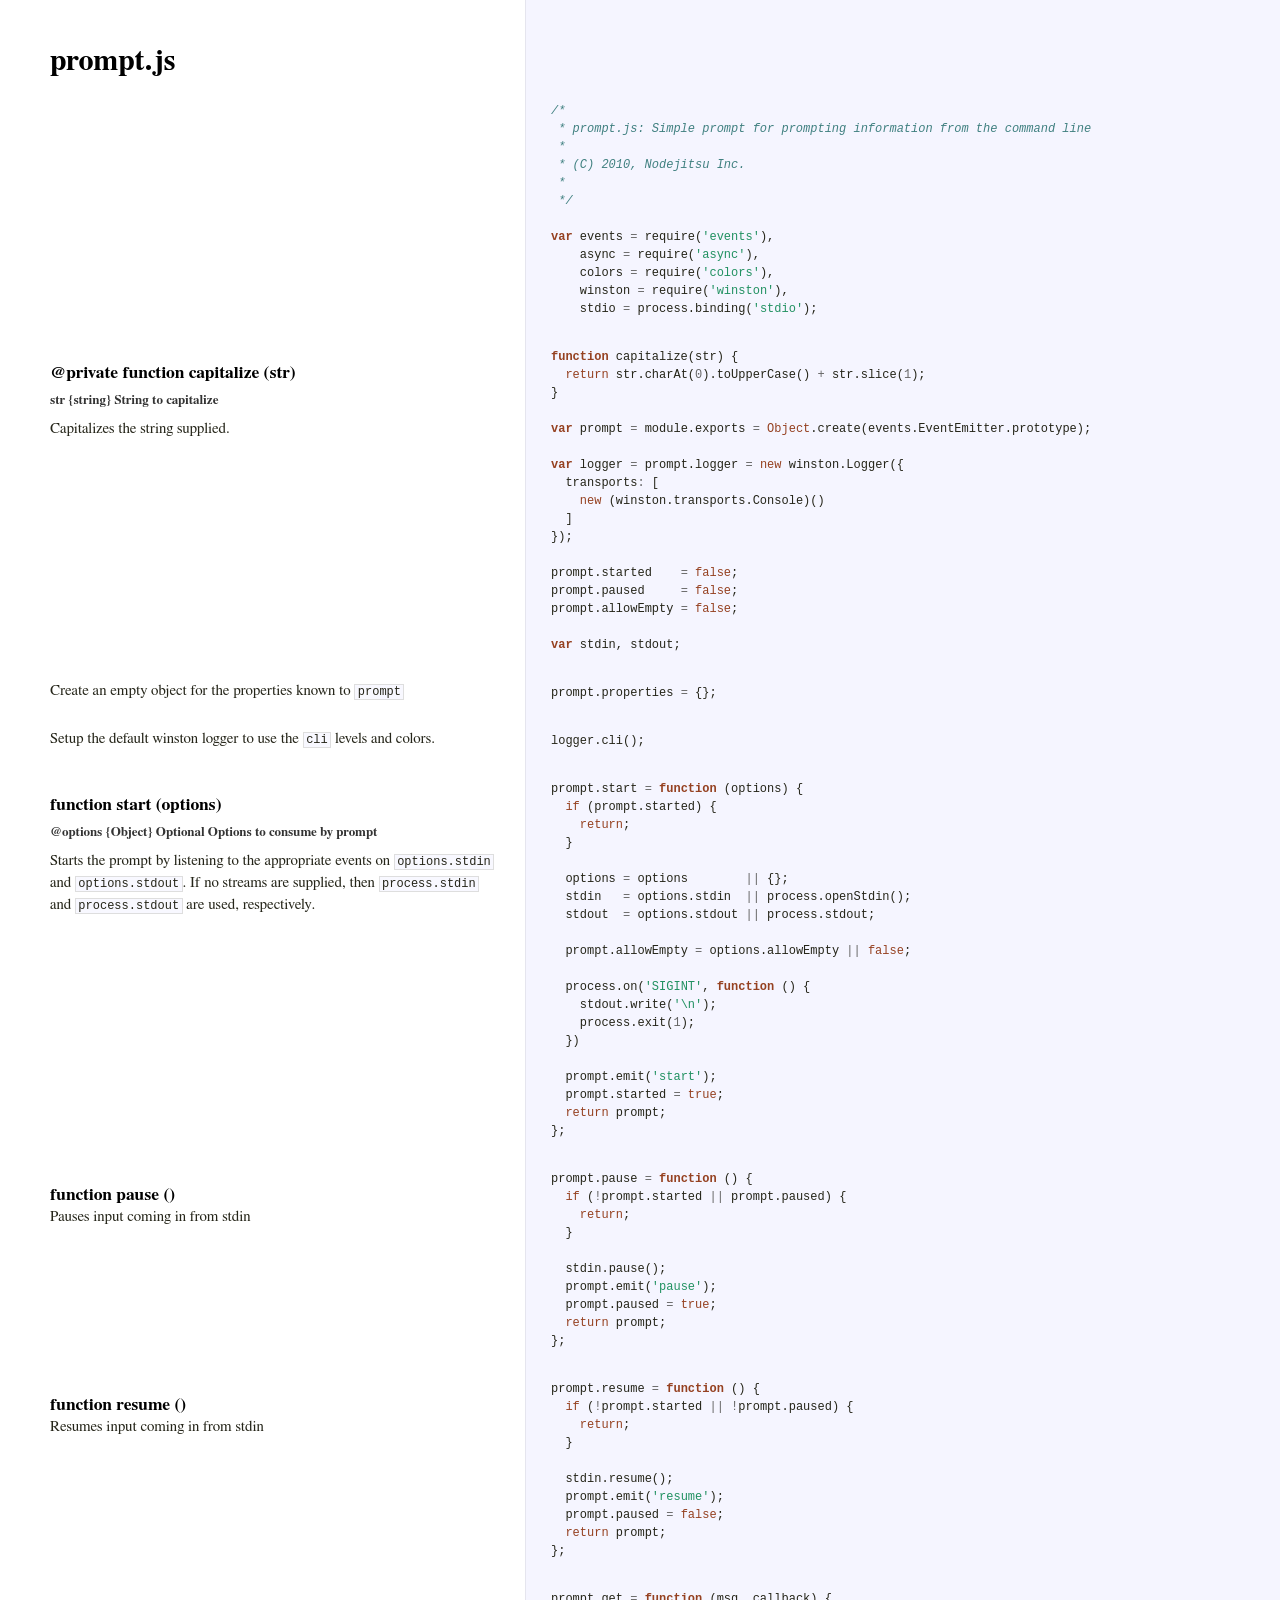
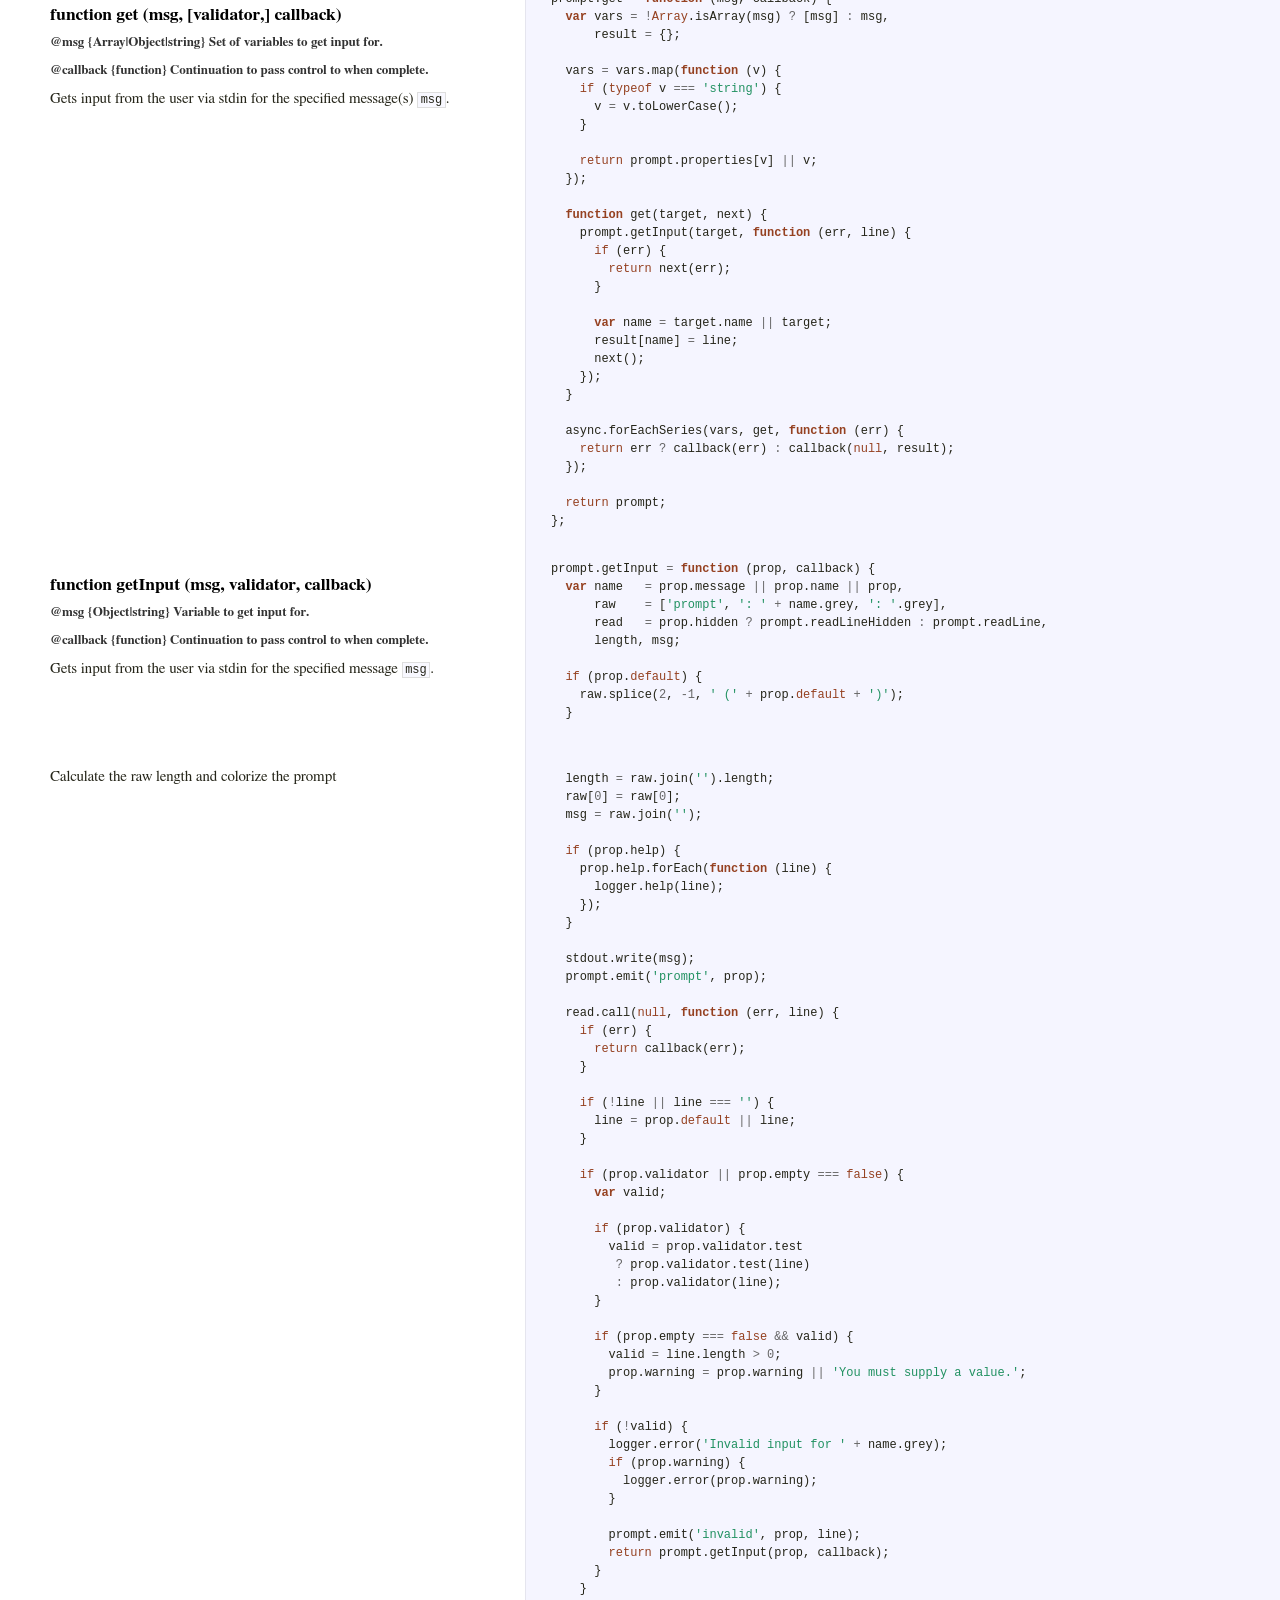
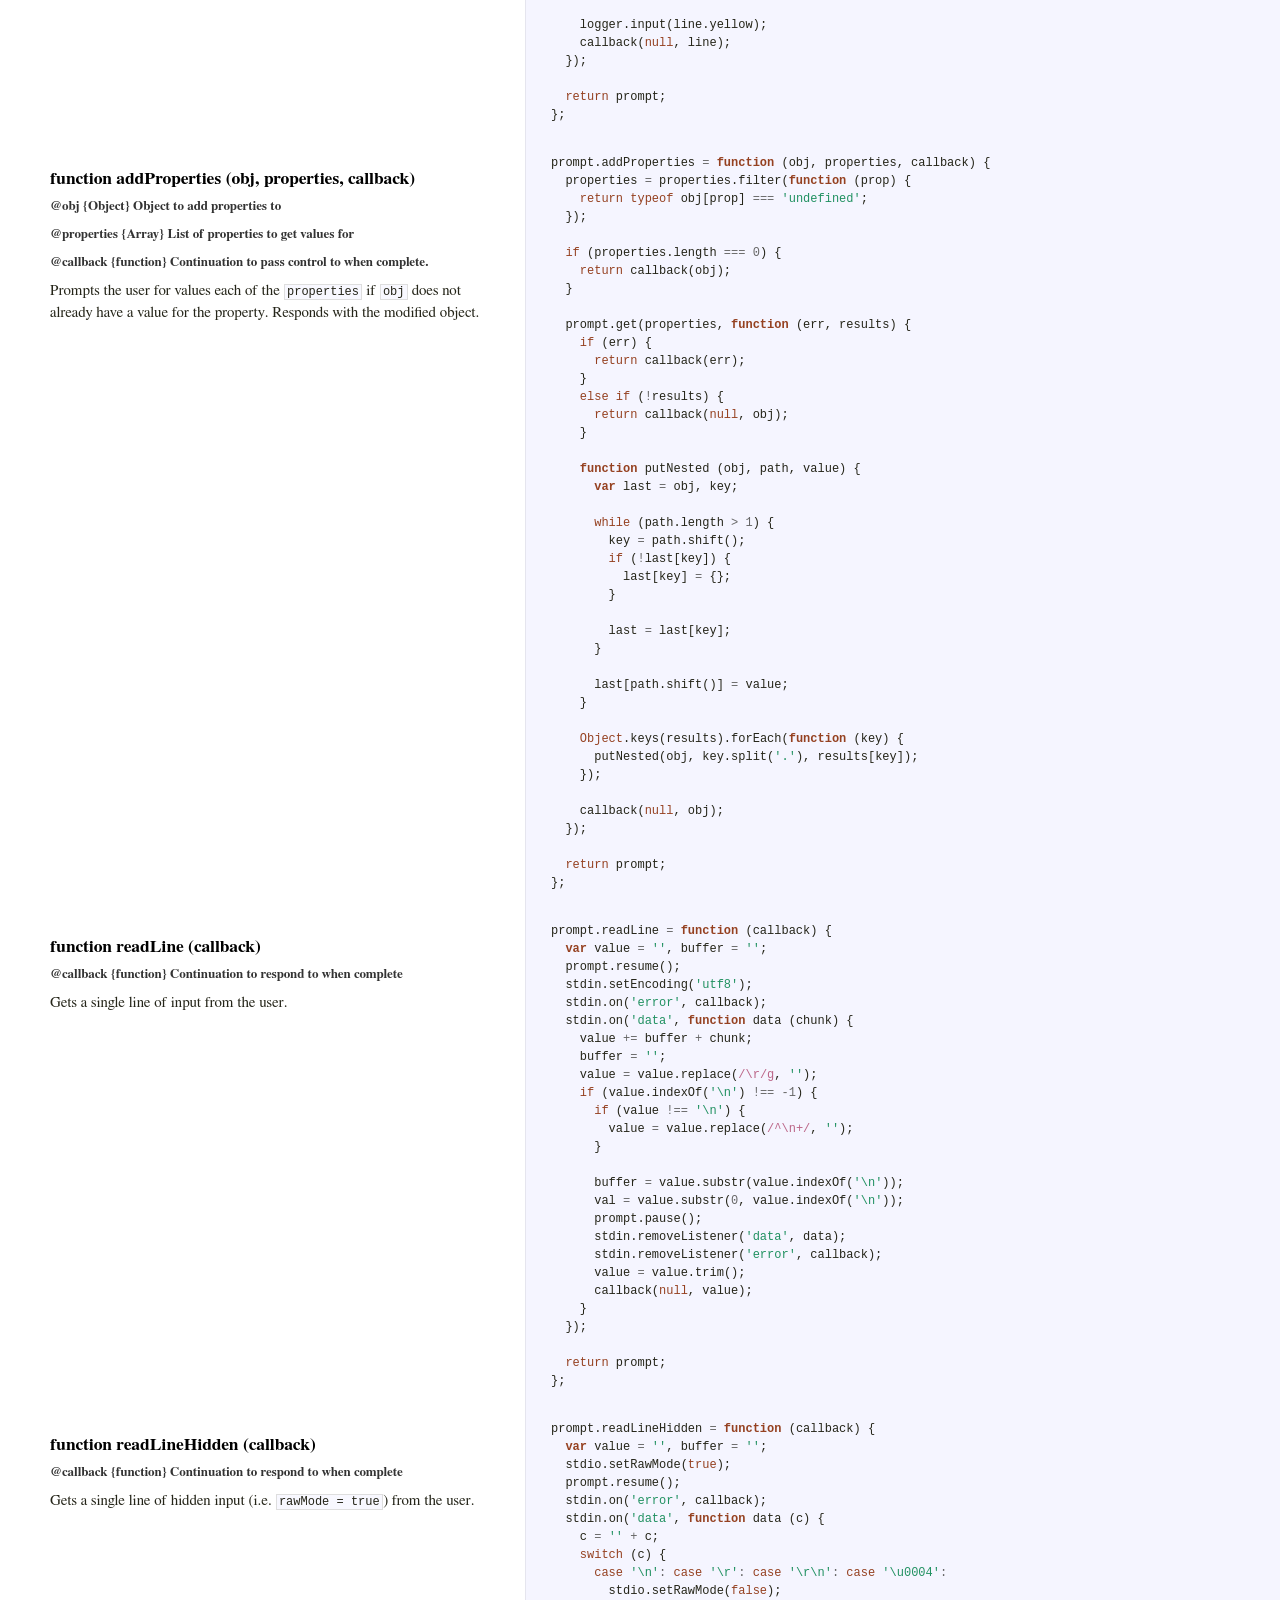
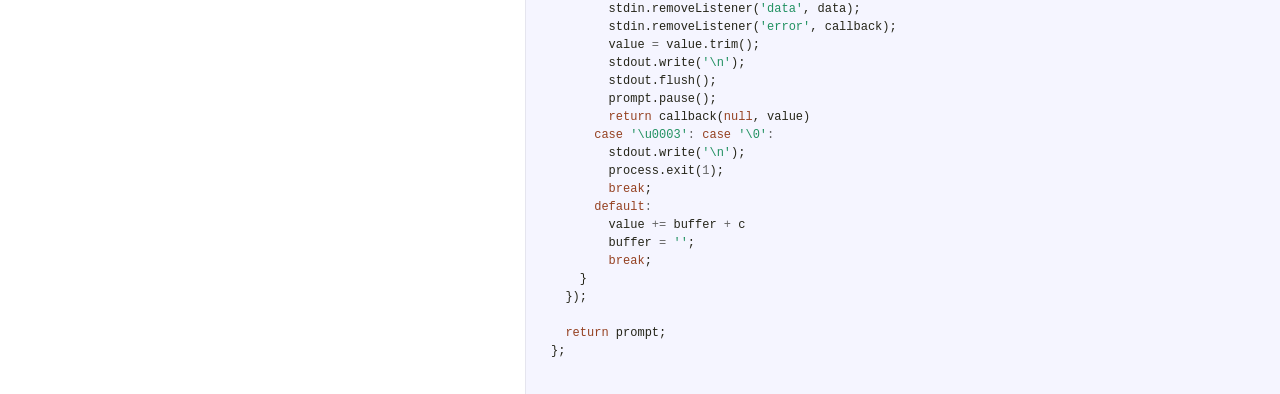
<file: node_modules/flightplan/node_modules/prompt/docs/prompt.html>
<!DOCTYPE html>  <html> <head>   <title>prompt.js</title>   <meta http-equiv="content-type" content="text/html; charset=UTF-8">   <link rel="stylesheet" media="all" href="docco.css" /> </head> <body>   <div id="container">     <div id="background"></div>          <table cellpadding="0" cellspacing="0">       <thead>         <tr>           <th class="docs">             <h1>               prompt.js             </h1>           </th>           <th class="code">           </th>         </tr>       </thead>       <tbody>                               <tr id="section-1">             <td class="docs">               <div class="pilwrap">                 <a class="pilcrow" href="#section-1">&#182;</a>               </div>                            </td>             <td class="code">               <div class="highlight"><pre><span class="cm">/*</span>
<span class="cm"> * prompt.js: Simple prompt for prompting information from the command line </span>
<span class="cm"> *</span>
<span class="cm"> * (C) 2010, Nodejitsu Inc.</span>
<span class="cm"> *</span>
<span class="cm"> */</span>

<span class="kd">var</span> <span class="nx">events</span> <span class="o">=</span> <span class="nx">require</span><span class="p">(</span><span class="s1">&#39;events&#39;</span><span class="p">),</span>
    <span class="nx">async</span> <span class="o">=</span> <span class="nx">require</span><span class="p">(</span><span class="s1">&#39;async&#39;</span><span class="p">),</span>
    <span class="nx">colors</span> <span class="o">=</span> <span class="nx">require</span><span class="p">(</span><span class="s1">&#39;colors&#39;</span><span class="p">),</span>
    <span class="nx">winston</span> <span class="o">=</span> <span class="nx">require</span><span class="p">(</span><span class="s1">&#39;winston&#39;</span><span class="p">),</span>
    <span class="nx">stdio</span> <span class="o">=</span> <span class="nx">process</span><span class="p">.</span><span class="nx">binding</span><span class="p">(</span><span class="s1">&#39;stdio&#39;</span><span class="p">);</span></pre></div>             </td>           </tr>                               <tr id="section-2">             <td class="docs">               <div class="pilwrap">                 <a class="pilcrow" href="#section-2">&#182;</a>               </div>               <h3>@private function capitalize (str)</h3>

<h4>str {string} String to capitalize</h4>

<p>Capitalizes the string supplied.</p>             </td>             <td class="code">               <div class="highlight"><pre><span class="kd">function</span> <span class="nx">capitalize</span><span class="p">(</span><span class="nx">str</span><span class="p">)</span> <span class="p">{</span>
  <span class="k">return</span> <span class="nx">str</span><span class="p">.</span><span class="nx">charAt</span><span class="p">(</span><span class="mi">0</span><span class="p">).</span><span class="nx">toUpperCase</span><span class="p">()</span> <span class="o">+</span> <span class="nx">str</span><span class="p">.</span><span class="nx">slice</span><span class="p">(</span><span class="mi">1</span><span class="p">);</span>
<span class="p">}</span>

<span class="kd">var</span> <span class="nx">prompt</span> <span class="o">=</span> <span class="nx">module</span><span class="p">.</span><span class="nx">exports</span> <span class="o">=</span> <span class="nb">Object</span><span class="p">.</span><span class="nx">create</span><span class="p">(</span><span class="nx">events</span><span class="p">.</span><span class="nx">EventEmitter</span><span class="p">.</span><span class="nx">prototype</span><span class="p">);</span>

<span class="kd">var</span> <span class="nx">logger</span> <span class="o">=</span> <span class="nx">prompt</span><span class="p">.</span><span class="nx">logger</span> <span class="o">=</span> <span class="k">new</span> <span class="nx">winston</span><span class="p">.</span><span class="nx">Logger</span><span class="p">({</span>
  <span class="nx">transports</span><span class="o">:</span> <span class="p">[</span>
    <span class="k">new</span> <span class="p">(</span><span class="nx">winston</span><span class="p">.</span><span class="nx">transports</span><span class="p">.</span><span class="nx">Console</span><span class="p">)()</span>
  <span class="p">]</span>
<span class="p">});</span>
    
<span class="nx">prompt</span><span class="p">.</span><span class="nx">started</span>    <span class="o">=</span> <span class="kc">false</span><span class="p">;</span>
<span class="nx">prompt</span><span class="p">.</span><span class="nx">paused</span>     <span class="o">=</span> <span class="kc">false</span><span class="p">;</span>
<span class="nx">prompt</span><span class="p">.</span><span class="nx">allowEmpty</span> <span class="o">=</span> <span class="kc">false</span><span class="p">;</span> 

<span class="kd">var</span> <span class="nx">stdin</span><span class="p">,</span> <span class="nx">stdout</span><span class="p">;</span></pre></div>             </td>           </tr>                               <tr id="section-3">             <td class="docs">               <div class="pilwrap">                 <a class="pilcrow" href="#section-3">&#182;</a>               </div>               <p>Create an empty object for the properties 
known to <code>prompt</code></p>             </td>             <td class="code">               <div class="highlight"><pre><span class="nx">prompt</span><span class="p">.</span><span class="nx">properties</span> <span class="o">=</span> <span class="p">{};</span></pre></div>             </td>           </tr>                               <tr id="section-4">             <td class="docs">               <div class="pilwrap">                 <a class="pilcrow" href="#section-4">&#182;</a>               </div>               <p>Setup the default winston logger to use 
the <code>cli</code> levels and colors.</p>             </td>             <td class="code">               <div class="highlight"><pre><span class="nx">logger</span><span class="p">.</span><span class="nx">cli</span><span class="p">();</span></pre></div>             </td>           </tr>                               <tr id="section-5">             <td class="docs">               <div class="pilwrap">                 <a class="pilcrow" href="#section-5">&#182;</a>               </div>               <h3>function start (options)</h3>

<h4>@options {Object} <strong>Optional</strong> Options to consume by prompt</h4>

<p>Starts the prompt by listening to the appropriate events on <code>options.stdin</code>
and <code>options.stdout</code>. If no streams are supplied, then <code>process.stdin</code> 
and <code>process.stdout</code> are used, respectively.</p>             </td>             <td class="code">               <div class="highlight"><pre><span class="nx">prompt</span><span class="p">.</span><span class="nx">start</span> <span class="o">=</span> <span class="kd">function</span> <span class="p">(</span><span class="nx">options</span><span class="p">)</span> <span class="p">{</span>
  <span class="k">if</span> <span class="p">(</span><span class="nx">prompt</span><span class="p">.</span><span class="nx">started</span><span class="p">)</span> <span class="p">{</span>
    <span class="k">return</span><span class="p">;</span>
  <span class="p">}</span>
  
  <span class="nx">options</span> <span class="o">=</span> <span class="nx">options</span>        <span class="o">||</span> <span class="p">{};</span>
  <span class="nx">stdin</span>   <span class="o">=</span> <span class="nx">options</span><span class="p">.</span><span class="nx">stdin</span>  <span class="o">||</span> <span class="nx">process</span><span class="p">.</span><span class="nx">openStdin</span><span class="p">();</span>
  <span class="nx">stdout</span>  <span class="o">=</span> <span class="nx">options</span><span class="p">.</span><span class="nx">stdout</span> <span class="o">||</span> <span class="nx">process</span><span class="p">.</span><span class="nx">stdout</span><span class="p">;</span>
  
  <span class="nx">prompt</span><span class="p">.</span><span class="nx">allowEmpty</span> <span class="o">=</span> <span class="nx">options</span><span class="p">.</span><span class="nx">allowEmpty</span> <span class="o">||</span> <span class="kc">false</span><span class="p">;</span>
  
  <span class="nx">process</span><span class="p">.</span><span class="nx">on</span><span class="p">(</span><span class="s1">&#39;SIGINT&#39;</span><span class="p">,</span> <span class="kd">function</span> <span class="p">()</span> <span class="p">{</span>
    <span class="nx">stdout</span><span class="p">.</span><span class="nx">write</span><span class="p">(</span><span class="s1">&#39;\n&#39;</span><span class="p">);</span>
    <span class="nx">process</span><span class="p">.</span><span class="nx">exit</span><span class="p">(</span><span class="mi">1</span><span class="p">);</span>
  <span class="p">})</span>
  
  <span class="nx">prompt</span><span class="p">.</span><span class="nx">emit</span><span class="p">(</span><span class="s1">&#39;start&#39;</span><span class="p">);</span>
  <span class="nx">prompt</span><span class="p">.</span><span class="nx">started</span> <span class="o">=</span> <span class="kc">true</span><span class="p">;</span>
  <span class="k">return</span> <span class="nx">prompt</span><span class="p">;</span>
<span class="p">};</span></pre></div>             </td>           </tr>                               <tr id="section-6">             <td class="docs">               <div class="pilwrap">                 <a class="pilcrow" href="#section-6">&#182;</a>               </div>               <h3>function pause ()</h3>

<p>Pauses input coming in from stdin</p>             </td>             <td class="code">               <div class="highlight"><pre><span class="nx">prompt</span><span class="p">.</span><span class="nx">pause</span> <span class="o">=</span> <span class="kd">function</span> <span class="p">()</span> <span class="p">{</span>
  <span class="k">if</span> <span class="p">(</span><span class="o">!</span><span class="nx">prompt</span><span class="p">.</span><span class="nx">started</span> <span class="o">||</span> <span class="nx">prompt</span><span class="p">.</span><span class="nx">paused</span><span class="p">)</span> <span class="p">{</span>
    <span class="k">return</span><span class="p">;</span>
  <span class="p">}</span>
  
  <span class="nx">stdin</span><span class="p">.</span><span class="nx">pause</span><span class="p">();</span>
  <span class="nx">prompt</span><span class="p">.</span><span class="nx">emit</span><span class="p">(</span><span class="s1">&#39;pause&#39;</span><span class="p">);</span>
  <span class="nx">prompt</span><span class="p">.</span><span class="nx">paused</span> <span class="o">=</span> <span class="kc">true</span><span class="p">;</span>
  <span class="k">return</span> <span class="nx">prompt</span><span class="p">;</span>
<span class="p">};</span></pre></div>             </td>           </tr>                               <tr id="section-7">             <td class="docs">               <div class="pilwrap">                 <a class="pilcrow" href="#section-7">&#182;</a>               </div>               <h3>function resume ()</h3>

<p>Resumes input coming in from stdin </p>             </td>             <td class="code">               <div class="highlight"><pre><span class="nx">prompt</span><span class="p">.</span><span class="nx">resume</span> <span class="o">=</span> <span class="kd">function</span> <span class="p">()</span> <span class="p">{</span>
  <span class="k">if</span> <span class="p">(</span><span class="o">!</span><span class="nx">prompt</span><span class="p">.</span><span class="nx">started</span> <span class="o">||</span> <span class="o">!</span><span class="nx">prompt</span><span class="p">.</span><span class="nx">paused</span><span class="p">)</span> <span class="p">{</span>
    <span class="k">return</span><span class="p">;</span>
  <span class="p">}</span>
  
  <span class="nx">stdin</span><span class="p">.</span><span class="nx">resume</span><span class="p">();</span>
  <span class="nx">prompt</span><span class="p">.</span><span class="nx">emit</span><span class="p">(</span><span class="s1">&#39;resume&#39;</span><span class="p">);</span>
  <span class="nx">prompt</span><span class="p">.</span><span class="nx">paused</span> <span class="o">=</span> <span class="kc">false</span><span class="p">;</span>
  <span class="k">return</span> <span class="nx">prompt</span><span class="p">;</span>
<span class="p">};</span></pre></div>             </td>           </tr>                               <tr id="section-8">             <td class="docs">               <div class="pilwrap">                 <a class="pilcrow" href="#section-8">&#182;</a>               </div>               <h3>function get (msg, [validator,] callback)</h3>

<h4>@msg {Array|Object|string} Set of variables to get input for.</h4>

<h4>@callback {function} Continuation to pass control to when complete.</h4>

<p>Gets input from the user via stdin for the specified message(s) <code>msg</code>.</p>             </td>             <td class="code">               <div class="highlight"><pre><span class="nx">prompt</span><span class="p">.</span><span class="nx">get</span> <span class="o">=</span> <span class="kd">function</span> <span class="p">(</span><span class="nx">msg</span><span class="p">,</span> <span class="nx">callback</span><span class="p">)</span> <span class="p">{</span>
  <span class="kd">var</span> <span class="nx">vars</span> <span class="o">=</span> <span class="o">!</span><span class="nb">Array</span><span class="p">.</span><span class="nx">isArray</span><span class="p">(</span><span class="nx">msg</span><span class="p">)</span> <span class="o">?</span> <span class="p">[</span><span class="nx">msg</span><span class="p">]</span> <span class="o">:</span> <span class="nx">msg</span><span class="p">,</span>
      <span class="nx">result</span> <span class="o">=</span> <span class="p">{};</span>
  
  <span class="nx">vars</span> <span class="o">=</span> <span class="nx">vars</span><span class="p">.</span><span class="nx">map</span><span class="p">(</span><span class="kd">function</span> <span class="p">(</span><span class="nx">v</span><span class="p">)</span> <span class="p">{</span>
    <span class="k">if</span> <span class="p">(</span><span class="k">typeof</span> <span class="nx">v</span> <span class="o">===</span> <span class="s1">&#39;string&#39;</span><span class="p">)</span> <span class="p">{</span>
      <span class="nx">v</span> <span class="o">=</span> <span class="nx">v</span><span class="p">.</span><span class="nx">toLowerCase</span><span class="p">();</span>
    <span class="p">}</span>
    
    <span class="k">return</span> <span class="nx">prompt</span><span class="p">.</span><span class="nx">properties</span><span class="p">[</span><span class="nx">v</span><span class="p">]</span> <span class="o">||</span> <span class="nx">v</span><span class="p">;</span>
  <span class="p">});</span>
  
  <span class="kd">function</span> <span class="nx">get</span><span class="p">(</span><span class="nx">target</span><span class="p">,</span> <span class="nx">next</span><span class="p">)</span> <span class="p">{</span>
    <span class="nx">prompt</span><span class="p">.</span><span class="nx">getInput</span><span class="p">(</span><span class="nx">target</span><span class="p">,</span> <span class="kd">function</span> <span class="p">(</span><span class="nx">err</span><span class="p">,</span> <span class="nx">line</span><span class="p">)</span> <span class="p">{</span>
      <span class="k">if</span> <span class="p">(</span><span class="nx">err</span><span class="p">)</span> <span class="p">{</span>
        <span class="k">return</span> <span class="nx">next</span><span class="p">(</span><span class="nx">err</span><span class="p">);</span>
      <span class="p">}</span>
      
      <span class="kd">var</span> <span class="nx">name</span> <span class="o">=</span> <span class="nx">target</span><span class="p">.</span><span class="nx">name</span> <span class="o">||</span> <span class="nx">target</span><span class="p">;</span>
      <span class="nx">result</span><span class="p">[</span><span class="nx">name</span><span class="p">]</span> <span class="o">=</span> <span class="nx">line</span><span class="p">;</span>
      <span class="nx">next</span><span class="p">();</span>
    <span class="p">});</span>
  <span class="p">}</span>
  
  <span class="nx">async</span><span class="p">.</span><span class="nx">forEachSeries</span><span class="p">(</span><span class="nx">vars</span><span class="p">,</span> <span class="nx">get</span><span class="p">,</span> <span class="kd">function</span> <span class="p">(</span><span class="nx">err</span><span class="p">)</span> <span class="p">{</span>
    <span class="k">return</span> <span class="nx">err</span> <span class="o">?</span> <span class="nx">callback</span><span class="p">(</span><span class="nx">err</span><span class="p">)</span> <span class="o">:</span> <span class="nx">callback</span><span class="p">(</span><span class="kc">null</span><span class="p">,</span> <span class="nx">result</span><span class="p">);</span>
  <span class="p">});</span>
  
  <span class="k">return</span> <span class="nx">prompt</span><span class="p">;</span>
<span class="p">};</span></pre></div>             </td>           </tr>                               <tr id="section-9">             <td class="docs">               <div class="pilwrap">                 <a class="pilcrow" href="#section-9">&#182;</a>               </div>               <h3>function getInput (msg, validator, callback)</h3>

<h4>@msg {Object|string} Variable to get input for.</h4>

<h4>@callback {function} Continuation to pass control to when complete.</h4>

<p>Gets input from the user via stdin for the specified message <code>msg</code>.</p>             </td>             <td class="code">               <div class="highlight"><pre><span class="nx">prompt</span><span class="p">.</span><span class="nx">getInput</span> <span class="o">=</span> <span class="kd">function</span> <span class="p">(</span><span class="nx">prop</span><span class="p">,</span> <span class="nx">callback</span><span class="p">)</span> <span class="p">{</span>
  <span class="kd">var</span> <span class="nx">name</span>   <span class="o">=</span> <span class="nx">prop</span><span class="p">.</span><span class="nx">message</span> <span class="o">||</span> <span class="nx">prop</span><span class="p">.</span><span class="nx">name</span> <span class="o">||</span> <span class="nx">prop</span><span class="p">,</span>
      <span class="nx">raw</span>    <span class="o">=</span> <span class="p">[</span><span class="s1">&#39;prompt&#39;</span><span class="p">,</span> <span class="s1">&#39;: &#39;</span> <span class="o">+</span> <span class="nx">name</span><span class="p">.</span><span class="nx">grey</span><span class="p">,</span> <span class="s1">&#39;: &#39;</span><span class="p">.</span><span class="nx">grey</span><span class="p">],</span>
      <span class="nx">read</span>   <span class="o">=</span> <span class="nx">prop</span><span class="p">.</span><span class="nx">hidden</span> <span class="o">?</span> <span class="nx">prompt</span><span class="p">.</span><span class="nx">readLineHidden</span> <span class="o">:</span> <span class="nx">prompt</span><span class="p">.</span><span class="nx">readLine</span><span class="p">,</span>
      <span class="nx">length</span><span class="p">,</span> <span class="nx">msg</span><span class="p">;</span>
  
  <span class="k">if</span> <span class="p">(</span><span class="nx">prop</span><span class="p">.</span><span class="k">default</span><span class="p">)</span> <span class="p">{</span>
    <span class="nx">raw</span><span class="p">.</span><span class="nx">splice</span><span class="p">(</span><span class="mi">2</span><span class="p">,</span> <span class="o">-</span><span class="mi">1</span><span class="p">,</span> <span class="s1">&#39; (&#39;</span> <span class="o">+</span> <span class="nx">prop</span><span class="p">.</span><span class="k">default</span> <span class="o">+</span> <span class="s1">&#39;)&#39;</span><span class="p">);</span>
  <span class="p">}</span>
  </pre></div>             </td>           </tr>                               <tr id="section-10">             <td class="docs">               <div class="pilwrap">                 <a class="pilcrow" href="#section-10">&#182;</a>               </div>               <p>Calculate the raw length and colorize the prompt</p>             </td>             <td class="code">               <div class="highlight"><pre>  <span class="nx">length</span> <span class="o">=</span> <span class="nx">raw</span><span class="p">.</span><span class="nx">join</span><span class="p">(</span><span class="s1">&#39;&#39;</span><span class="p">).</span><span class="nx">length</span><span class="p">;</span>
  <span class="nx">raw</span><span class="p">[</span><span class="mi">0</span><span class="p">]</span> <span class="o">=</span> <span class="nx">raw</span><span class="p">[</span><span class="mi">0</span><span class="p">];</span>
  <span class="nx">msg</span> <span class="o">=</span> <span class="nx">raw</span><span class="p">.</span><span class="nx">join</span><span class="p">(</span><span class="s1">&#39;&#39;</span><span class="p">);</span>
  
  <span class="k">if</span> <span class="p">(</span><span class="nx">prop</span><span class="p">.</span><span class="nx">help</span><span class="p">)</span> <span class="p">{</span>
    <span class="nx">prop</span><span class="p">.</span><span class="nx">help</span><span class="p">.</span><span class="nx">forEach</span><span class="p">(</span><span class="kd">function</span> <span class="p">(</span><span class="nx">line</span><span class="p">)</span> <span class="p">{</span>
      <span class="nx">logger</span><span class="p">.</span><span class="nx">help</span><span class="p">(</span><span class="nx">line</span><span class="p">);</span>
    <span class="p">});</span>
  <span class="p">}</span>
  
  <span class="nx">stdout</span><span class="p">.</span><span class="nx">write</span><span class="p">(</span><span class="nx">msg</span><span class="p">);</span> 
  <span class="nx">prompt</span><span class="p">.</span><span class="nx">emit</span><span class="p">(</span><span class="s1">&#39;prompt&#39;</span><span class="p">,</span> <span class="nx">prop</span><span class="p">);</span>
  
  <span class="nx">read</span><span class="p">.</span><span class="nx">call</span><span class="p">(</span><span class="kc">null</span><span class="p">,</span> <span class="kd">function</span> <span class="p">(</span><span class="nx">err</span><span class="p">,</span> <span class="nx">line</span><span class="p">)</span> <span class="p">{</span>
    <span class="k">if</span> <span class="p">(</span><span class="nx">err</span><span class="p">)</span> <span class="p">{</span>
      <span class="k">return</span> <span class="nx">callback</span><span class="p">(</span><span class="nx">err</span><span class="p">);</span>
    <span class="p">}</span>
  
    <span class="k">if</span> <span class="p">(</span><span class="o">!</span><span class="nx">line</span> <span class="o">||</span> <span class="nx">line</span> <span class="o">===</span> <span class="s1">&#39;&#39;</span><span class="p">)</span> <span class="p">{</span>
      <span class="nx">line</span> <span class="o">=</span> <span class="nx">prop</span><span class="p">.</span><span class="k">default</span> <span class="o">||</span> <span class="nx">line</span><span class="p">;</span>
    <span class="p">}</span>
    
    <span class="k">if</span> <span class="p">(</span><span class="nx">prop</span><span class="p">.</span><span class="nx">validator</span> <span class="o">||</span> <span class="nx">prop</span><span class="p">.</span><span class="nx">empty</span> <span class="o">===</span> <span class="kc">false</span><span class="p">)</span> <span class="p">{</span>
      <span class="kd">var</span> <span class="nx">valid</span><span class="p">;</span>
      
      <span class="k">if</span> <span class="p">(</span><span class="nx">prop</span><span class="p">.</span><span class="nx">validator</span><span class="p">)</span> <span class="p">{</span>
        <span class="nx">valid</span> <span class="o">=</span> <span class="nx">prop</span><span class="p">.</span><span class="nx">validator</span><span class="p">.</span><span class="nx">test</span> 
         <span class="o">?</span> <span class="nx">prop</span><span class="p">.</span><span class="nx">validator</span><span class="p">.</span><span class="nx">test</span><span class="p">(</span><span class="nx">line</span><span class="p">)</span>
         <span class="o">:</span> <span class="nx">prop</span><span class="p">.</span><span class="nx">validator</span><span class="p">(</span><span class="nx">line</span><span class="p">);</span>
      <span class="p">}</span>
      
      <span class="k">if</span> <span class="p">(</span><span class="nx">prop</span><span class="p">.</span><span class="nx">empty</span> <span class="o">===</span> <span class="kc">false</span> <span class="o">&amp;&amp;</span> <span class="nx">valid</span><span class="p">)</span> <span class="p">{</span>
        <span class="nx">valid</span> <span class="o">=</span> <span class="nx">line</span><span class="p">.</span><span class="nx">length</span> <span class="o">&gt;</span> <span class="mi">0</span><span class="p">;</span>
        <span class="nx">prop</span><span class="p">.</span><span class="nx">warning</span> <span class="o">=</span> <span class="nx">prop</span><span class="p">.</span><span class="nx">warning</span> <span class="o">||</span> <span class="s1">&#39;You must supply a value.&#39;</span><span class="p">;</span>
      <span class="p">}</span>
      
      <span class="k">if</span> <span class="p">(</span><span class="o">!</span><span class="nx">valid</span><span class="p">)</span> <span class="p">{</span>
        <span class="nx">logger</span><span class="p">.</span><span class="nx">error</span><span class="p">(</span><span class="s1">&#39;Invalid input for &#39;</span> <span class="o">+</span> <span class="nx">name</span><span class="p">.</span><span class="nx">grey</span><span class="p">);</span>
        <span class="k">if</span> <span class="p">(</span><span class="nx">prop</span><span class="p">.</span><span class="nx">warning</span><span class="p">)</span> <span class="p">{</span>
          <span class="nx">logger</span><span class="p">.</span><span class="nx">error</span><span class="p">(</span><span class="nx">prop</span><span class="p">.</span><span class="nx">warning</span><span class="p">);</span>
        <span class="p">}</span>
        
        <span class="nx">prompt</span><span class="p">.</span><span class="nx">emit</span><span class="p">(</span><span class="s1">&#39;invalid&#39;</span><span class="p">,</span> <span class="nx">prop</span><span class="p">,</span> <span class="nx">line</span><span class="p">);</span>
        <span class="k">return</span> <span class="nx">prompt</span><span class="p">.</span><span class="nx">getInput</span><span class="p">(</span><span class="nx">prop</span><span class="p">,</span> <span class="nx">callback</span><span class="p">);</span>
      <span class="p">}</span>
    <span class="p">}</span>
        
    <span class="nx">logger</span><span class="p">.</span><span class="nx">input</span><span class="p">(</span><span class="nx">line</span><span class="p">.</span><span class="nx">yellow</span><span class="p">);</span>
    <span class="nx">callback</span><span class="p">(</span><span class="kc">null</span><span class="p">,</span> <span class="nx">line</span><span class="p">);</span>
  <span class="p">});</span>

  <span class="k">return</span> <span class="nx">prompt</span><span class="p">;</span>
<span class="p">};</span></pre></div>             </td>           </tr>                               <tr id="section-11">             <td class="docs">               <div class="pilwrap">                 <a class="pilcrow" href="#section-11">&#182;</a>               </div>               <h3>function addProperties (obj, properties, callback)</h3>

<h4>@obj {Object} Object to add properties to</h4>

<h4>@properties {Array} List of properties to get values for</h4>

<h4>@callback {function} Continuation to pass control to when complete.</h4>

<p>Prompts the user for values each of the <code>properties</code> if <code>obj</code> does not already
have a value for the property. Responds with the modified object.  </p>             </td>             <td class="code">               <div class="highlight"><pre><span class="nx">prompt</span><span class="p">.</span><span class="nx">addProperties</span> <span class="o">=</span> <span class="kd">function</span> <span class="p">(</span><span class="nx">obj</span><span class="p">,</span> <span class="nx">properties</span><span class="p">,</span> <span class="nx">callback</span><span class="p">)</span> <span class="p">{</span>
  <span class="nx">properties</span> <span class="o">=</span> <span class="nx">properties</span><span class="p">.</span><span class="nx">filter</span><span class="p">(</span><span class="kd">function</span> <span class="p">(</span><span class="nx">prop</span><span class="p">)</span> <span class="p">{</span>
    <span class="k">return</span> <span class="k">typeof</span> <span class="nx">obj</span><span class="p">[</span><span class="nx">prop</span><span class="p">]</span> <span class="o">===</span> <span class="s1">&#39;undefined&#39;</span><span class="p">;</span>
  <span class="p">});</span>
  
  <span class="k">if</span> <span class="p">(</span><span class="nx">properties</span><span class="p">.</span><span class="nx">length</span> <span class="o">===</span> <span class="mi">0</span><span class="p">)</span> <span class="p">{</span>
    <span class="k">return</span> <span class="nx">callback</span><span class="p">(</span><span class="nx">obj</span><span class="p">);</span>
  <span class="p">}</span>
  
  <span class="nx">prompt</span><span class="p">.</span><span class="nx">get</span><span class="p">(</span><span class="nx">properties</span><span class="p">,</span> <span class="kd">function</span> <span class="p">(</span><span class="nx">err</span><span class="p">,</span> <span class="nx">results</span><span class="p">)</span> <span class="p">{</span>
    <span class="k">if</span> <span class="p">(</span><span class="nx">err</span><span class="p">)</span> <span class="p">{</span>
      <span class="k">return</span> <span class="nx">callback</span><span class="p">(</span><span class="nx">err</span><span class="p">);</span>
    <span class="p">}</span>
    <span class="k">else</span> <span class="k">if</span> <span class="p">(</span><span class="o">!</span><span class="nx">results</span><span class="p">)</span> <span class="p">{</span>
      <span class="k">return</span> <span class="nx">callback</span><span class="p">(</span><span class="kc">null</span><span class="p">,</span> <span class="nx">obj</span><span class="p">);</span>
    <span class="p">}</span>
    
    <span class="kd">function</span> <span class="nx">putNested</span> <span class="p">(</span><span class="nx">obj</span><span class="p">,</span> <span class="nx">path</span><span class="p">,</span> <span class="nx">value</span><span class="p">)</span> <span class="p">{</span>
      <span class="kd">var</span> <span class="nx">last</span> <span class="o">=</span> <span class="nx">obj</span><span class="p">,</span> <span class="nx">key</span><span class="p">;</span> 
      
      <span class="k">while</span> <span class="p">(</span><span class="nx">path</span><span class="p">.</span><span class="nx">length</span> <span class="o">&gt;</span> <span class="mi">1</span><span class="p">)</span> <span class="p">{</span>
        <span class="nx">key</span> <span class="o">=</span> <span class="nx">path</span><span class="p">.</span><span class="nx">shift</span><span class="p">();</span>
        <span class="k">if</span> <span class="p">(</span><span class="o">!</span><span class="nx">last</span><span class="p">[</span><span class="nx">key</span><span class="p">])</span> <span class="p">{</span>
          <span class="nx">last</span><span class="p">[</span><span class="nx">key</span><span class="p">]</span> <span class="o">=</span> <span class="p">{};</span>
        <span class="p">}</span>
        
        <span class="nx">last</span> <span class="o">=</span> <span class="nx">last</span><span class="p">[</span><span class="nx">key</span><span class="p">];</span>
      <span class="p">}</span>
      
      <span class="nx">last</span><span class="p">[</span><span class="nx">path</span><span class="p">.</span><span class="nx">shift</span><span class="p">()]</span> <span class="o">=</span> <span class="nx">value</span><span class="p">;</span>
    <span class="p">}</span>
    
    <span class="nb">Object</span><span class="p">.</span><span class="nx">keys</span><span class="p">(</span><span class="nx">results</span><span class="p">).</span><span class="nx">forEach</span><span class="p">(</span><span class="kd">function</span> <span class="p">(</span><span class="nx">key</span><span class="p">)</span> <span class="p">{</span>
      <span class="nx">putNested</span><span class="p">(</span><span class="nx">obj</span><span class="p">,</span> <span class="nx">key</span><span class="p">.</span><span class="nx">split</span><span class="p">(</span><span class="s1">&#39;.&#39;</span><span class="p">),</span> <span class="nx">results</span><span class="p">[</span><span class="nx">key</span><span class="p">]);</span>
    <span class="p">});</span>
    
    <span class="nx">callback</span><span class="p">(</span><span class="kc">null</span><span class="p">,</span> <span class="nx">obj</span><span class="p">);</span>
  <span class="p">});</span>
  
  <span class="k">return</span> <span class="nx">prompt</span><span class="p">;</span>
<span class="p">};</span></pre></div>             </td>           </tr>                               <tr id="section-12">             <td class="docs">               <div class="pilwrap">                 <a class="pilcrow" href="#section-12">&#182;</a>               </div>               <h3>function readLine (callback)</h3>

<h4>@callback {function} Continuation to respond to when complete</h4>

<p>Gets a single line of input from the user. </p>             </td>             <td class="code">               <div class="highlight"><pre><span class="nx">prompt</span><span class="p">.</span><span class="nx">readLine</span> <span class="o">=</span> <span class="kd">function</span> <span class="p">(</span><span class="nx">callback</span><span class="p">)</span> <span class="p">{</span>
  <span class="kd">var</span> <span class="nx">value</span> <span class="o">=</span> <span class="s1">&#39;&#39;</span><span class="p">,</span> <span class="nx">buffer</span> <span class="o">=</span> <span class="s1">&#39;&#39;</span><span class="p">;</span>
  <span class="nx">prompt</span><span class="p">.</span><span class="nx">resume</span><span class="p">();</span>
  <span class="nx">stdin</span><span class="p">.</span><span class="nx">setEncoding</span><span class="p">(</span><span class="s1">&#39;utf8&#39;</span><span class="p">);</span>
  <span class="nx">stdin</span><span class="p">.</span><span class="nx">on</span><span class="p">(</span><span class="s1">&#39;error&#39;</span><span class="p">,</span> <span class="nx">callback</span><span class="p">);</span>
  <span class="nx">stdin</span><span class="p">.</span><span class="nx">on</span><span class="p">(</span><span class="s1">&#39;data&#39;</span><span class="p">,</span> <span class="kd">function</span> <span class="nx">data</span> <span class="p">(</span><span class="nx">chunk</span><span class="p">)</span> <span class="p">{</span>
    <span class="nx">value</span> <span class="o">+=</span> <span class="nx">buffer</span> <span class="o">+</span> <span class="nx">chunk</span><span class="p">;</span>
    <span class="nx">buffer</span> <span class="o">=</span> <span class="s1">&#39;&#39;</span><span class="p">;</span>
    <span class="nx">value</span> <span class="o">=</span> <span class="nx">value</span><span class="p">.</span><span class="nx">replace</span><span class="p">(</span><span class="sr">/\r/g</span><span class="p">,</span> <span class="s1">&#39;&#39;</span><span class="p">);</span>
    <span class="k">if</span> <span class="p">(</span><span class="nx">value</span><span class="p">.</span><span class="nx">indexOf</span><span class="p">(</span><span class="s1">&#39;\n&#39;</span><span class="p">)</span> <span class="o">!==</span> <span class="o">-</span><span class="mi">1</span><span class="p">)</span> <span class="p">{</span>
      <span class="k">if</span> <span class="p">(</span><span class="nx">value</span> <span class="o">!==</span> <span class="s1">&#39;\n&#39;</span><span class="p">)</span> <span class="p">{</span>
        <span class="nx">value</span> <span class="o">=</span> <span class="nx">value</span><span class="p">.</span><span class="nx">replace</span><span class="p">(</span><span class="sr">/^\n+/</span><span class="p">,</span> <span class="s1">&#39;&#39;</span><span class="p">);</span>
      <span class="p">}</span>
      
      <span class="nx">buffer</span> <span class="o">=</span> <span class="nx">value</span><span class="p">.</span><span class="nx">substr</span><span class="p">(</span><span class="nx">value</span><span class="p">.</span><span class="nx">indexOf</span><span class="p">(</span><span class="s1">&#39;\n&#39;</span><span class="p">));</span>
      <span class="nx">val</span> <span class="o">=</span> <span class="nx">value</span><span class="p">.</span><span class="nx">substr</span><span class="p">(</span><span class="mi">0</span><span class="p">,</span> <span class="nx">value</span><span class="p">.</span><span class="nx">indexOf</span><span class="p">(</span><span class="s1">&#39;\n&#39;</span><span class="p">));</span>
      <span class="nx">prompt</span><span class="p">.</span><span class="nx">pause</span><span class="p">();</span>
      <span class="nx">stdin</span><span class="p">.</span><span class="nx">removeListener</span><span class="p">(</span><span class="s1">&#39;data&#39;</span><span class="p">,</span> <span class="nx">data</span><span class="p">);</span>
      <span class="nx">stdin</span><span class="p">.</span><span class="nx">removeListener</span><span class="p">(</span><span class="s1">&#39;error&#39;</span><span class="p">,</span> <span class="nx">callback</span><span class="p">);</span>
      <span class="nx">value</span> <span class="o">=</span> <span class="nx">value</span><span class="p">.</span><span class="nx">trim</span><span class="p">();</span>
      <span class="nx">callback</span><span class="p">(</span><span class="kc">null</span><span class="p">,</span> <span class="nx">value</span><span class="p">);</span>
    <span class="p">}</span>
  <span class="p">});</span>
  
  <span class="k">return</span> <span class="nx">prompt</span><span class="p">;</span>
<span class="p">};</span></pre></div>             </td>           </tr>                               <tr id="section-13">             <td class="docs">               <div class="pilwrap">                 <a class="pilcrow" href="#section-13">&#182;</a>               </div>               <h3>function readLineHidden (callback)</h3>

<h4>@callback {function} Continuation to respond to when complete</h4>

<p>Gets a single line of hidden input (i.e. <code>rawMode = true</code>) from the user. </p>             </td>             <td class="code">               <div class="highlight"><pre><span class="nx">prompt</span><span class="p">.</span><span class="nx">readLineHidden</span> <span class="o">=</span> <span class="kd">function</span> <span class="p">(</span><span class="nx">callback</span><span class="p">)</span> <span class="p">{</span>
  <span class="kd">var</span> <span class="nx">value</span> <span class="o">=</span> <span class="s1">&#39;&#39;</span><span class="p">,</span> <span class="nx">buffer</span> <span class="o">=</span> <span class="s1">&#39;&#39;</span><span class="p">;</span>
  <span class="nx">stdio</span><span class="p">.</span><span class="nx">setRawMode</span><span class="p">(</span><span class="kc">true</span><span class="p">);</span>
  <span class="nx">prompt</span><span class="p">.</span><span class="nx">resume</span><span class="p">();</span>
  <span class="nx">stdin</span><span class="p">.</span><span class="nx">on</span><span class="p">(</span><span class="s1">&#39;error&#39;</span><span class="p">,</span> <span class="nx">callback</span><span class="p">);</span>
  <span class="nx">stdin</span><span class="p">.</span><span class="nx">on</span><span class="p">(</span><span class="s1">&#39;data&#39;</span><span class="p">,</span> <span class="kd">function</span> <span class="nx">data</span> <span class="p">(</span><span class="nx">c</span><span class="p">)</span> <span class="p">{</span>
    <span class="nx">c</span> <span class="o">=</span> <span class="s1">&#39;&#39;</span> <span class="o">+</span> <span class="nx">c</span><span class="p">;</span>
    <span class="k">switch</span> <span class="p">(</span><span class="nx">c</span><span class="p">)</span> <span class="p">{</span>
      <span class="k">case</span> <span class="s1">&#39;\n&#39;</span><span class="o">:</span> <span class="k">case</span> <span class="s1">&#39;\r&#39;</span><span class="o">:</span> <span class="k">case</span> <span class="s1">&#39;\r\n&#39;</span><span class="o">:</span> <span class="k">case</span> <span class="s1">&#39;\u0004&#39;</span><span class="o">:</span>
        <span class="nx">stdio</span><span class="p">.</span><span class="nx">setRawMode</span><span class="p">(</span><span class="kc">false</span><span class="p">);</span>
        <span class="nx">stdin</span><span class="p">.</span><span class="nx">removeListener</span><span class="p">(</span><span class="s1">&#39;data&#39;</span><span class="p">,</span> <span class="nx">data</span><span class="p">);</span>
        <span class="nx">stdin</span><span class="p">.</span><span class="nx">removeListener</span><span class="p">(</span><span class="s1">&#39;error&#39;</span><span class="p">,</span> <span class="nx">callback</span><span class="p">);</span>
        <span class="nx">value</span> <span class="o">=</span> <span class="nx">value</span><span class="p">.</span><span class="nx">trim</span><span class="p">();</span>
        <span class="nx">stdout</span><span class="p">.</span><span class="nx">write</span><span class="p">(</span><span class="s1">&#39;\n&#39;</span><span class="p">);</span>
        <span class="nx">stdout</span><span class="p">.</span><span class="nx">flush</span><span class="p">();</span>
        <span class="nx">prompt</span><span class="p">.</span><span class="nx">pause</span><span class="p">();</span>
        <span class="k">return</span> <span class="nx">callback</span><span class="p">(</span><span class="kc">null</span><span class="p">,</span> <span class="nx">value</span><span class="p">)</span>
      <span class="k">case</span> <span class="s1">&#39;\u0003&#39;</span><span class="o">:</span> <span class="k">case</span> <span class="s1">&#39;\0&#39;</span><span class="o">:</span>
        <span class="nx">stdout</span><span class="p">.</span><span class="nx">write</span><span class="p">(</span><span class="s1">&#39;\n&#39;</span><span class="p">);</span>
        <span class="nx">process</span><span class="p">.</span><span class="nx">exit</span><span class="p">(</span><span class="mi">1</span><span class="p">);</span>
        <span class="k">break</span><span class="p">;</span>
      <span class="k">default</span><span class="o">:</span>
        <span class="nx">value</span> <span class="o">+=</span> <span class="nx">buffer</span> <span class="o">+</span> <span class="nx">c</span>
        <span class="nx">buffer</span> <span class="o">=</span> <span class="s1">&#39;&#39;</span><span class="p">;</span>
        <span class="k">break</span><span class="p">;</span>
    <span class="p">}</span>
  <span class="p">});</span>
  
  <span class="k">return</span> <span class="nx">prompt</span><span class="p">;</span>
<span class="p">};</span>

</pre></div>             </td>           </tr>                </tbody>     </table>   </div> </body> </html>
</file>
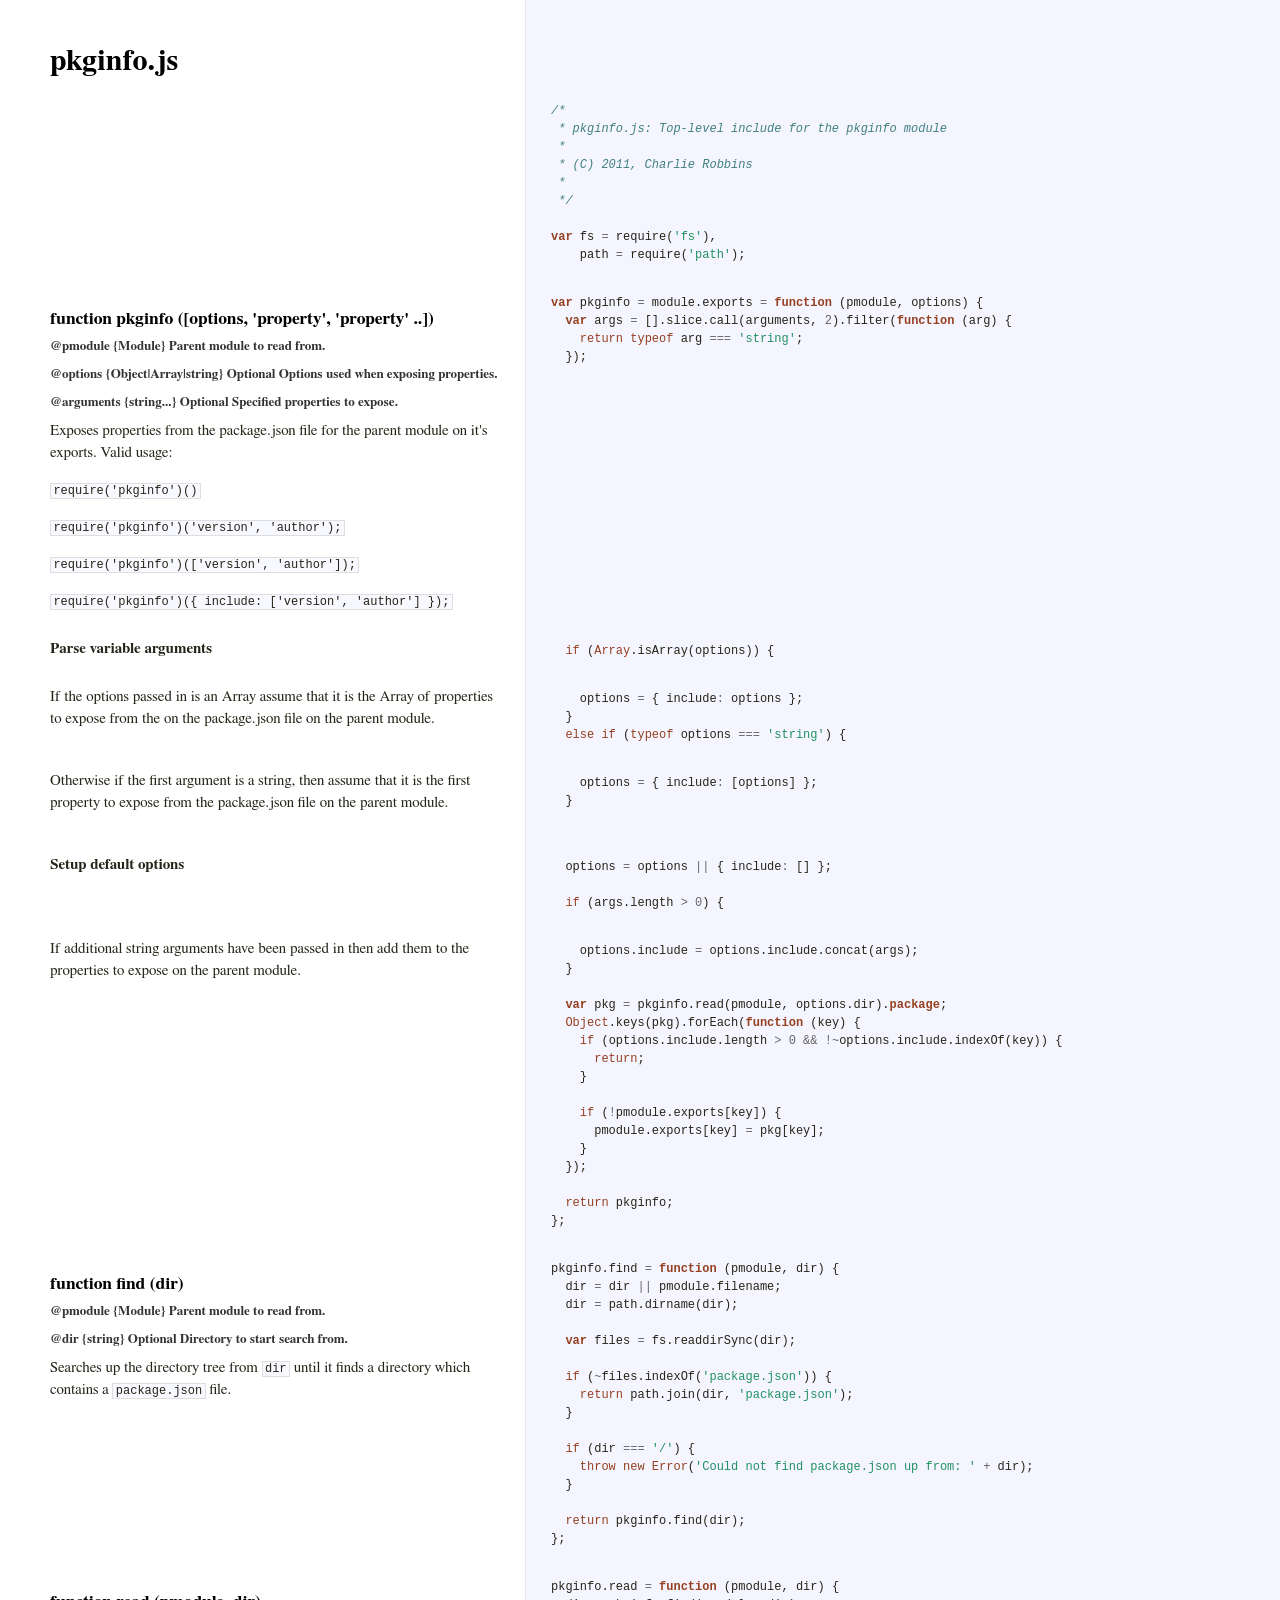
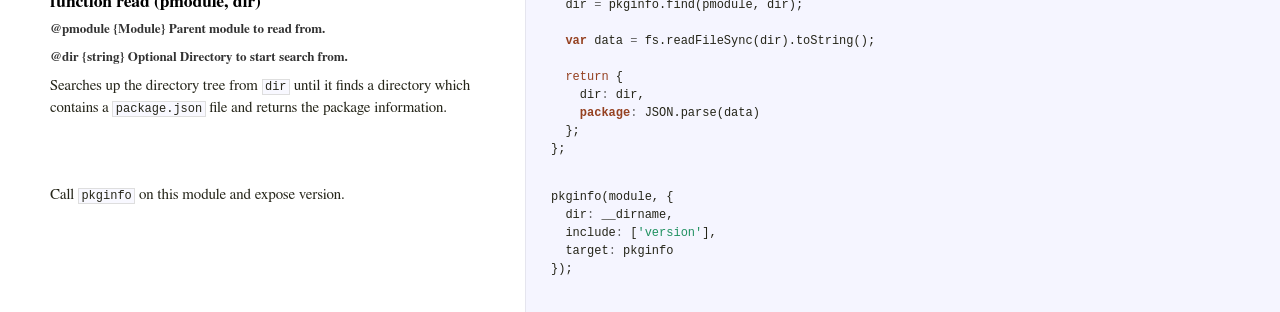
<file: node_modules/flightplan/node_modules/prompt/node_modules/pkginfo/docs/pkginfo.html>
<!DOCTYPE html>  <html> <head>   <title>pkginfo.js</title>   <meta http-equiv="content-type" content="text/html; charset=UTF-8">   <link rel="stylesheet" media="all" href="docco.css" /> </head> <body>   <div id="container">     <div id="background"></div>          <table cellpadding="0" cellspacing="0">       <thead>         <tr>           <th class="docs">             <h1>               pkginfo.js             </h1>           </th>           <th class="code">           </th>         </tr>       </thead>       <tbody>                               <tr id="section-1">             <td class="docs">               <div class="pilwrap">                 <a class="pilcrow" href="#section-1">&#182;</a>               </div>                            </td>             <td class="code">               <div class="highlight"><pre><span class="cm">/*</span>
<span class="cm"> * pkginfo.js: Top-level include for the pkginfo module</span>
<span class="cm"> *</span>
<span class="cm"> * (C) 2011, Charlie Robbins</span>
<span class="cm"> *</span>
<span class="cm"> */</span>
 
<span class="kd">var</span> <span class="nx">fs</span> <span class="o">=</span> <span class="nx">require</span><span class="p">(</span><span class="s1">&#39;fs&#39;</span><span class="p">),</span>
    <span class="nx">path</span> <span class="o">=</span> <span class="nx">require</span><span class="p">(</span><span class="s1">&#39;path&#39;</span><span class="p">);</span></pre></div>             </td>           </tr>                               <tr id="section-2">             <td class="docs">               <div class="pilwrap">                 <a class="pilcrow" href="#section-2">&#182;</a>               </div>               <h3>function pkginfo ([options, 'property', 'property' ..])</h3>

<h4>@pmodule {Module} Parent module to read from.</h4>

<h4>@options {Object|Array|string} <strong>Optional</strong> Options used when exposing properties.</h4>

<h4>@arguments {string...} <strong>Optional</strong> Specified properties to expose.</h4>

<p>Exposes properties from the package.json file for the parent module on 
it's exports. Valid usage:</p>

<p><code>require('pkginfo')()</code></p>

<p><code>require('pkginfo')('version', 'author');</code></p>

<p><code>require('pkginfo')(['version', 'author']);</code></p>

<p><code>require('pkginfo')({ include: ['version', 'author'] });</code></p>             </td>             <td class="code">               <div class="highlight"><pre><span class="kd">var</span> <span class="nx">pkginfo</span> <span class="o">=</span> <span class="nx">module</span><span class="p">.</span><span class="nx">exports</span> <span class="o">=</span> <span class="kd">function</span> <span class="p">(</span><span class="nx">pmodule</span><span class="p">,</span> <span class="nx">options</span><span class="p">)</span> <span class="p">{</span>
  <span class="kd">var</span> <span class="nx">args</span> <span class="o">=</span> <span class="p">[].</span><span class="nx">slice</span><span class="p">.</span><span class="nx">call</span><span class="p">(</span><span class="nx">arguments</span><span class="p">,</span> <span class="mi">2</span><span class="p">).</span><span class="nx">filter</span><span class="p">(</span><span class="kd">function</span> <span class="p">(</span><span class="nx">arg</span><span class="p">)</span> <span class="p">{</span>
    <span class="k">return</span> <span class="k">typeof</span> <span class="nx">arg</span> <span class="o">===</span> <span class="s1">&#39;string&#39;</span><span class="p">;</span>
  <span class="p">});</span>
  </pre></div>             </td>           </tr>                               <tr id="section-3">             <td class="docs">               <div class="pilwrap">                 <a class="pilcrow" href="#section-3">&#182;</a>               </div>               <p><strong>Parse variable arguments</strong></p>             </td>             <td class="code">               <div class="highlight"><pre>  <span class="k">if</span> <span class="p">(</span><span class="nb">Array</span><span class="p">.</span><span class="nx">isArray</span><span class="p">(</span><span class="nx">options</span><span class="p">))</span> <span class="p">{</span></pre></div>             </td>           </tr>                               <tr id="section-4">             <td class="docs">               <div class="pilwrap">                 <a class="pilcrow" href="#section-4">&#182;</a>               </div>               <p>If the options passed in is an Array assume that
it is the Array of properties to expose from the
on the package.json file on the parent module.</p>             </td>             <td class="code">               <div class="highlight"><pre>    <span class="nx">options</span> <span class="o">=</span> <span class="p">{</span> <span class="nx">include</span><span class="o">:</span> <span class="nx">options</span> <span class="p">};</span>
  <span class="p">}</span>
  <span class="k">else</span> <span class="k">if</span> <span class="p">(</span><span class="k">typeof</span> <span class="nx">options</span> <span class="o">===</span> <span class="s1">&#39;string&#39;</span><span class="p">)</span> <span class="p">{</span></pre></div>             </td>           </tr>                               <tr id="section-5">             <td class="docs">               <div class="pilwrap">                 <a class="pilcrow" href="#section-5">&#182;</a>               </div>               <p>Otherwise if the first argument is a string, then
assume that it is the first property to expose from
the package.json file on the parent module.</p>             </td>             <td class="code">               <div class="highlight"><pre>    <span class="nx">options</span> <span class="o">=</span> <span class="p">{</span> <span class="nx">include</span><span class="o">:</span> <span class="p">[</span><span class="nx">options</span><span class="p">]</span> <span class="p">};</span>
  <span class="p">}</span>
  </pre></div>             </td>           </tr>                               <tr id="section-6">             <td class="docs">               <div class="pilwrap">                 <a class="pilcrow" href="#section-6">&#182;</a>               </div>               <p><strong>Setup default options</strong></p>             </td>             <td class="code">               <div class="highlight"><pre>  <span class="nx">options</span> <span class="o">=</span> <span class="nx">options</span> <span class="o">||</span> <span class="p">{</span> <span class="nx">include</span><span class="o">:</span> <span class="p">[]</span> <span class="p">};</span>
  
  <span class="k">if</span> <span class="p">(</span><span class="nx">args</span><span class="p">.</span><span class="nx">length</span> <span class="o">&gt;</span> <span class="mi">0</span><span class="p">)</span> <span class="p">{</span></pre></div>             </td>           </tr>                               <tr id="section-7">             <td class="docs">               <div class="pilwrap">                 <a class="pilcrow" href="#section-7">&#182;</a>               </div>               <p>If additional string arguments have been passed in
then add them to the properties to expose on the 
parent module. </p>             </td>             <td class="code">               <div class="highlight"><pre>    <span class="nx">options</span><span class="p">.</span><span class="nx">include</span> <span class="o">=</span> <span class="nx">options</span><span class="p">.</span><span class="nx">include</span><span class="p">.</span><span class="nx">concat</span><span class="p">(</span><span class="nx">args</span><span class="p">);</span>
  <span class="p">}</span>
  
  <span class="kd">var</span> <span class="nx">pkg</span> <span class="o">=</span> <span class="nx">pkginfo</span><span class="p">.</span><span class="nx">read</span><span class="p">(</span><span class="nx">pmodule</span><span class="p">,</span> <span class="nx">options</span><span class="p">.</span><span class="nx">dir</span><span class="p">).</span><span class="kr">package</span><span class="p">;</span>
  <span class="nb">Object</span><span class="p">.</span><span class="nx">keys</span><span class="p">(</span><span class="nx">pkg</span><span class="p">).</span><span class="nx">forEach</span><span class="p">(</span><span class="kd">function</span> <span class="p">(</span><span class="nx">key</span><span class="p">)</span> <span class="p">{</span>
    <span class="k">if</span> <span class="p">(</span><span class="nx">options</span><span class="p">.</span><span class="nx">include</span><span class="p">.</span><span class="nx">length</span> <span class="o">&gt;</span> <span class="mi">0</span> <span class="o">&amp;&amp;</span> <span class="o">!~</span><span class="nx">options</span><span class="p">.</span><span class="nx">include</span><span class="p">.</span><span class="nx">indexOf</span><span class="p">(</span><span class="nx">key</span><span class="p">))</span> <span class="p">{</span>
      <span class="k">return</span><span class="p">;</span>
    <span class="p">}</span>
    
    <span class="k">if</span> <span class="p">(</span><span class="o">!</span><span class="nx">pmodule</span><span class="p">.</span><span class="nx">exports</span><span class="p">[</span><span class="nx">key</span><span class="p">])</span> <span class="p">{</span>
      <span class="nx">pmodule</span><span class="p">.</span><span class="nx">exports</span><span class="p">[</span><span class="nx">key</span><span class="p">]</span> <span class="o">=</span> <span class="nx">pkg</span><span class="p">[</span><span class="nx">key</span><span class="p">];</span>
    <span class="p">}</span>
  <span class="p">});</span>
  
  <span class="k">return</span> <span class="nx">pkginfo</span><span class="p">;</span>
<span class="p">};</span></pre></div>             </td>           </tr>                               <tr id="section-8">             <td class="docs">               <div class="pilwrap">                 <a class="pilcrow" href="#section-8">&#182;</a>               </div>               <h3>function find (dir)</h3>

<h4>@pmodule {Module} Parent module to read from.</h4>

<h4>@dir {string} <strong>Optional</strong> Directory to start search from.</h4>

<p>Searches up the directory tree from <code>dir</code> until it finds a directory
which contains a <code>package.json</code> file. </p>             </td>             <td class="code">               <div class="highlight"><pre><span class="nx">pkginfo</span><span class="p">.</span><span class="nx">find</span> <span class="o">=</span> <span class="kd">function</span> <span class="p">(</span><span class="nx">pmodule</span><span class="p">,</span> <span class="nx">dir</span><span class="p">)</span> <span class="p">{</span>
  <span class="nx">dir</span> <span class="o">=</span> <span class="nx">dir</span> <span class="o">||</span> <span class="nx">pmodule</span><span class="p">.</span><span class="nx">filename</span><span class="p">;</span>
  <span class="nx">dir</span> <span class="o">=</span> <span class="nx">path</span><span class="p">.</span><span class="nx">dirname</span><span class="p">(</span><span class="nx">dir</span><span class="p">);</span> 
  
  <span class="kd">var</span> <span class="nx">files</span> <span class="o">=</span> <span class="nx">fs</span><span class="p">.</span><span class="nx">readdirSync</span><span class="p">(</span><span class="nx">dir</span><span class="p">);</span>
  
  <span class="k">if</span> <span class="p">(</span><span class="o">~</span><span class="nx">files</span><span class="p">.</span><span class="nx">indexOf</span><span class="p">(</span><span class="s1">&#39;package.json&#39;</span><span class="p">))</span> <span class="p">{</span>
    <span class="k">return</span> <span class="nx">path</span><span class="p">.</span><span class="nx">join</span><span class="p">(</span><span class="nx">dir</span><span class="p">,</span> <span class="s1">&#39;package.json&#39;</span><span class="p">);</span>
  <span class="p">}</span>
  
  <span class="k">if</span> <span class="p">(</span><span class="nx">dir</span> <span class="o">===</span> <span class="s1">&#39;/&#39;</span><span class="p">)</span> <span class="p">{</span>
    <span class="k">throw</span> <span class="k">new</span> <span class="nb">Error</span><span class="p">(</span><span class="s1">&#39;Could not find package.json up from: &#39;</span> <span class="o">+</span> <span class="nx">dir</span><span class="p">);</span>
  <span class="p">}</span>
  
  <span class="k">return</span> <span class="nx">pkginfo</span><span class="p">.</span><span class="nx">find</span><span class="p">(</span><span class="nx">dir</span><span class="p">);</span>
<span class="p">};</span></pre></div>             </td>           </tr>                               <tr id="section-9">             <td class="docs">               <div class="pilwrap">                 <a class="pilcrow" href="#section-9">&#182;</a>               </div>               <h3>function read (pmodule, dir)</h3>

<h4>@pmodule {Module} Parent module to read from.</h4>

<h4>@dir {string} <strong>Optional</strong> Directory to start search from.</h4>

<p>Searches up the directory tree from <code>dir</code> until it finds a directory
which contains a <code>package.json</code> file and returns the package information.</p>             </td>             <td class="code">               <div class="highlight"><pre><span class="nx">pkginfo</span><span class="p">.</span><span class="nx">read</span> <span class="o">=</span> <span class="kd">function</span> <span class="p">(</span><span class="nx">pmodule</span><span class="p">,</span> <span class="nx">dir</span><span class="p">)</span> <span class="p">{</span> 
  <span class="nx">dir</span> <span class="o">=</span> <span class="nx">pkginfo</span><span class="p">.</span><span class="nx">find</span><span class="p">(</span><span class="nx">pmodule</span><span class="p">,</span> <span class="nx">dir</span><span class="p">);</span>
  
  <span class="kd">var</span> <span class="nx">data</span> <span class="o">=</span> <span class="nx">fs</span><span class="p">.</span><span class="nx">readFileSync</span><span class="p">(</span><span class="nx">dir</span><span class="p">).</span><span class="nx">toString</span><span class="p">();</span>
      
  <span class="k">return</span> <span class="p">{</span>
    <span class="nx">dir</span><span class="o">:</span> <span class="nx">dir</span><span class="p">,</span> 
    <span class="kr">package</span><span class="o">:</span> <span class="nx">JSON</span><span class="p">.</span><span class="nx">parse</span><span class="p">(</span><span class="nx">data</span><span class="p">)</span>
  <span class="p">};</span>
<span class="p">};</span></pre></div>             </td>           </tr>                               <tr id="section-10">             <td class="docs">               <div class="pilwrap">                 <a class="pilcrow" href="#section-10">&#182;</a>               </div>               <p>Call <code>pkginfo</code> on this module and expose version.</p>             </td>             <td class="code">               <div class="highlight"><pre><span class="nx">pkginfo</span><span class="p">(</span><span class="nx">module</span><span class="p">,</span> <span class="p">{</span>
  <span class="nx">dir</span><span class="o">:</span> <span class="nx">__dirname</span><span class="p">,</span>
  <span class="nx">include</span><span class="o">:</span> <span class="p">[</span><span class="s1">&#39;version&#39;</span><span class="p">],</span>
  <span class="nx">target</span><span class="o">:</span> <span class="nx">pkginfo</span>
<span class="p">});</span>

</pre></div>             </td>           </tr>                </tbody>     </table>   </div> </body> </html>
</file>
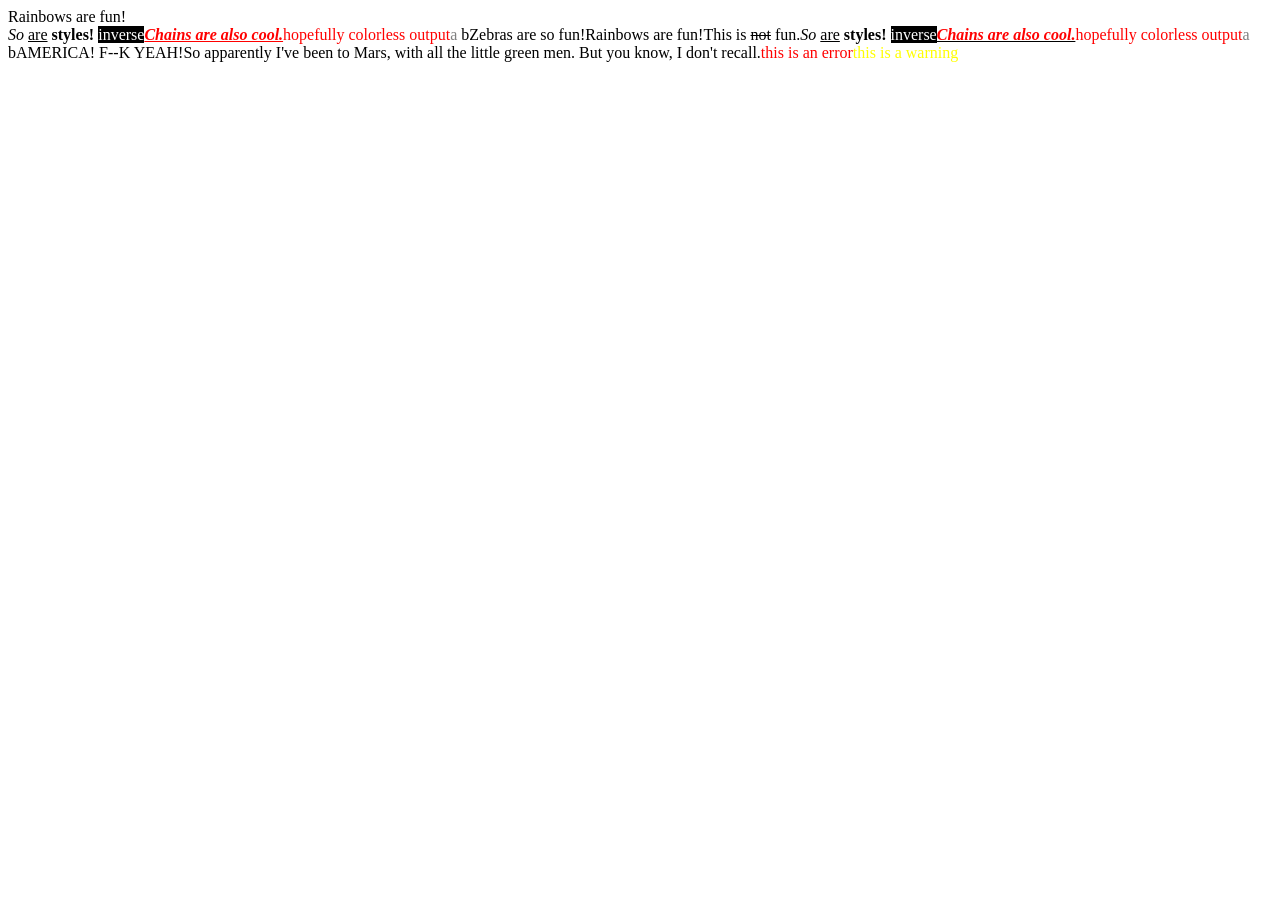
<file: node_modules/flightplan/node_modules/prompt/node_modules/winston/node_modules/colors/example.html>
<!DOCTYPE HTML>
<html lang="en-us">
  <head>
    <meta http-equiv="Content-type" content="text/html; charset=utf-8">
    <title>Colors Example</title>
    <script src="colors.js"></script>
  </head>
  <body>
    <script>

    var test = colors.red("hopefully colorless output");

    document.write('Rainbows are fun!'.rainbow + '<br/>');
    document.write('So '.italic + 'are'.underline + ' styles! '.bold + 'inverse'.inverse); // styles not widely supported
    document.write('Chains are also cool.'.bold.italic.underline.red); // styles not widely supported
    //document.write('zalgo time!'.zalgo);
    document.write(test.stripColors);
    document.write("a".grey + " b".black);

    document.write("Zebras are so fun!".zebra);

    document.write(colors.rainbow('Rainbows are fun!'));
    document.write("This is " + "not".strikethrough + " fun.");

    document.write(colors.italic('So ') + colors.underline('are') + colors.bold(' styles! ') + colors.inverse('inverse')); // styles not widely supported
    document.write(colors.bold(colors.italic(colors.underline(colors.red('Chains are also cool.'))))); // styles not widely supported
    //document.write(colors.zalgo('zalgo time!'));
    document.write(colors.stripColors(test));
    document.write(colors.grey("a") + colors.black(" b"));

    colors.addSequencer("america", function(letter, i, exploded) {
      if(letter === " ") return letter;
      switch(i%3) {
        case 0: return letter.red;
        case 1: return letter.white;
        case 2: return letter.blue;
      }
    });

    colors.addSequencer("random", (function() {
      var available = ['bold', 'underline', 'italic', 'inverse', 'grey', 'yellow', 'red', 'green', 'blue', 'white', 'cyan', 'magenta'];

      return function(letter, i, exploded) {
        return letter === " " ? letter : letter[available[Math.round(Math.random() * (available.length - 1))]];
      };
    })());

    document.write("AMERICA! F--K YEAH!".america);
    document.write("So apparently I've been to Mars, with all the little green men. But you know, I don't recall.".random);

    //
    // Custom themes
    //

    colors.setTheme({
      silly: 'rainbow',
      input: 'grey',
      verbose: 'cyan',
      prompt: 'grey',
      info: 'green',
      data: 'grey',
      help: 'cyan',
      warn: 'yellow',
      debug: 'blue',
      error: 'red'
    });

    // outputs red text
    document.write("this is an error".error);

    // outputs yellow text
    document.write("this is a warning".warn);

    </script>
  </body>
</html>
</file>
<file: node_modules/flightplan/node_modules/prompt/docs/docco.css>
/*--------------------- Layout and Typography ----------------------------*/
body {
  font-family: 'Palatino Linotype', 'Book Antiqua', Palatino, FreeSerif, serif;
  font-size: 15px;
  line-height: 22px;
  color: #252519;
  margin: 0; padding: 0;
}
a {
  color: #261a3b;
}
  a:visited {
    color: #261a3b;
  }
p {
  margin: 0 0 15px 0;
}
h4, h5, h6 {
  color: #333;
  margin: 6px 0 6px 0;
  font-size: 13px;
}
  h2, h3 {
    margin-bottom: 0;
    color: #000;
  }
    h1 {
      margin-top: 40px;
      margin-bottom: 15px;
      color: #000;
    }
#container {
  position: relative;
}
#background {
  position: fixed;
  top: 0; left: 525px; right: 0; bottom: 0;
  background: #f5f5ff;
  border-left: 1px solid #e5e5ee;
  z-index: -1;
}
#jump_to, #jump_page {
  background: white;
  -webkit-box-shadow: 0 0 25px #777; -moz-box-shadow: 0 0 25px #777;
  -webkit-border-bottom-left-radius: 5px; -moz-border-radius-bottomleft: 5px;
  font: 10px Arial;
  text-transform: uppercase;
  cursor: pointer;
  text-align: right;
}
#jump_to, #jump_wrapper {
  position: fixed;
  right: 0; top: 0;
  padding: 5px 10px;
}
  #jump_wrapper {
    padding: 0;
    display: none;
  }
    #jump_to:hover #jump_wrapper {
      display: block;
    }
    #jump_page {
      padding: 5px 0 3px;
      margin: 0 0 25px 25px;
    }
      #jump_page .source {
        display: block;
        padding: 5px 10px;
        text-decoration: none;
        border-top: 1px solid #eee;
      }
        #jump_page .source:hover {
          background: #f5f5ff;
        }
        #jump_page .source:first-child {
        }
table td {
  border: 0;
  outline: 0;
}
  td.docs, th.docs {
    max-width: 450px;
    min-width: 450px;
    min-height: 5px;
    padding: 10px 25px 1px 50px;
    overflow-x: hidden;
    vertical-align: top;
    text-align: left;
  }
    .docs pre {
      margin: 15px 0 15px;
      padding-left: 15px;
    }
    .docs p tt, .docs p code {
      background: #f8f8ff;
      border: 1px solid #dedede;
      font-size: 12px;
      padding: 0 0.2em;
    }
    .pilwrap {
      position: relative;
    }
      .pilcrow {
        font: 12px Arial;
        text-decoration: none;
        color: #454545;
        position: absolute;
        top: 3px; left: -20px;
        padding: 1px 2px;
        opacity: 0;
        -webkit-transition: opacity 0.2s linear;
      }
        td.docs:hover .pilcrow {
          opacity: 1;
        }
  td.code, th.code {
    padding: 14px 15px 16px 25px;
    width: 100%;
    vertical-align: top;
    background: #f5f5ff;
    border-left: 1px solid #e5e5ee;
  }
    pre, tt, code {
      font-size: 12px; line-height: 18px;
      font-family: Menlo, Monaco, Consolas, "Lucida Console", monospace;
      margin: 0; padding: 0;
    }


/*---------------------- Syntax Highlighting -----------------------------*/
td.linenos { background-color: #f0f0f0; padding-right: 10px; }
span.lineno { background-color: #f0f0f0; padding: 0 5px 0 5px; }
body .hll { background-color: #ffffcc }
body .c { color: #408080; font-style: italic }  /* Comment */
body .err { border: 1px solid #FF0000 }         /* Error */
body .k { color: #954121 }                      /* Keyword */
body .o { color: #666666 }                      /* Operator */
body .cm { color: #408080; font-style: italic } /* Comment.Multiline */
body .cp { color: #BC7A00 }                     /* Comment.Preproc */
body .c1 { color: #408080; font-style: italic } /* Comment.Single */
body .cs { color: #408080; font-style: italic } /* Comment.Special */
body .gd { color: #A00000 }                     /* Generic.Deleted */
body .ge { font-style: italic }                 /* Generic.Emph */
body .gr { color: #FF0000 }                     /* Generic.Error */
body .gh { color: #000080; font-weight: bold }  /* Generic.Heading */
body .gi { color: #00A000 }                     /* Generic.Inserted */
body .go { color: #808080 }                     /* Generic.Output */
body .gp { color: #000080; font-weight: bold }  /* Generic.Prompt */
body .gs { font-weight: bold }                  /* Generic.Strong */
body .gu { color: #800080; font-weight: bold }  /* Generic.Subheading */
body .gt { color: #0040D0 }                     /* Generic.Traceback */
body .kc { color: #954121 }                     /* Keyword.Constant */
body .kd { color: #954121; font-weight: bold }  /* Keyword.Declaration */
body .kn { color: #954121; font-weight: bold }  /* Keyword.Namespace */
body .kp { color: #954121 }                     /* Keyword.Pseudo */
body .kr { color: #954121; font-weight: bold }  /* Keyword.Reserved */
body .kt { color: #B00040 }                     /* Keyword.Type */
body .m { color: #666666 }                      /* Literal.Number */
body .s { color: #219161 }                      /* Literal.String */
body .na { color: #7D9029 }                     /* Name.Attribute */
body .nb { color: #954121 }                     /* Name.Builtin */
body .nc { color: #0000FF; font-weight: bold }  /* Name.Class */
body .no { color: #880000 }                     /* Name.Constant */
body .nd { color: #AA22FF }                     /* Name.Decorator */
body .ni { color: #999999; font-weight: bold }  /* Name.Entity */
body .ne { color: #D2413A; font-weight: bold }  /* Name.Exception */
body .nf { color: #0000FF }                     /* Name.Function */
body .nl { color: #A0A000 }                     /* Name.Label */
body .nn { color: #0000FF; font-weight: bold }  /* Name.Namespace */
body .nt { color: #954121; font-weight: bold }  /* Name.Tag */
body .nv { color: #19469D }                     /* Name.Variable */
body .ow { color: #AA22FF; font-weight: bold }  /* Operator.Word */
body .w { color: #bbbbbb }                      /* Text.Whitespace */
body .mf { color: #666666 }                     /* Literal.Number.Float */
body .mh { color: #666666 }                     /* Literal.Number.Hex */
body .mi { color: #666666 }                     /* Literal.Number.Integer */
body .mo { color: #666666 }                     /* Literal.Number.Oct */
body .sb { color: #219161 }                     /* Literal.String.Backtick */
body .sc { color: #219161 }                     /* Literal.String.Char */
body .sd { color: #219161; font-style: italic } /* Literal.String.Doc */
body .s2 { color: #219161 }                     /* Literal.String.Double */
body .se { color: #BB6622; font-weight: bold }  /* Literal.String.Escape */
body .sh { color: #219161 }                     /* Literal.String.Heredoc */
body .si { color: #BB6688; font-weight: bold }  /* Literal.String.Interpol */
body .sx { color: #954121 }                     /* Literal.String.Other */
body .sr { color: #BB6688 }                     /* Literal.String.Regex */
body .s1 { color: #219161 }                     /* Literal.String.Single */
body .ss { color: #19469D }                     /* Literal.String.Symbol */
body .bp { color: #954121 }                     /* Name.Builtin.Pseudo */
body .vc { color: #19469D }                     /* Name.Variable.Class */
body .vg { color: #19469D }                     /* Name.Variable.Global */
body .vi { color: #19469D }                     /* Name.Variable.Instance */
body .il { color: #666666 }                     /* Literal.Number.Integer.Long */
</file>
<file: node_modules/flightplan/node_modules/prompt/node_modules/pkginfo/docs/docco.css>
/*--------------------- Layout and Typography ----------------------------*/
body {
  font-family: 'Palatino Linotype', 'Book Antiqua', Palatino, FreeSerif, serif;
  font-size: 15px;
  line-height: 22px;
  color: #252519;
  margin: 0; padding: 0;
}
a {
  color: #261a3b;
}
  a:visited {
    color: #261a3b;
  }
p {
  margin: 0 0 15px 0;
}
h4, h5, h6 {
  color: #333;
  margin: 6px 0 6px 0;
  font-size: 13px;
}
  h2, h3 {
    margin-bottom: 0;
    color: #000;
  }
    h1 {
      margin-top: 40px;
      margin-bottom: 15px;
      color: #000;
    }
#container {
  position: relative;
}
#background {
  position: fixed;
  top: 0; left: 525px; right: 0; bottom: 0;
  background: #f5f5ff;
  border-left: 1px solid #e5e5ee;
  z-index: -1;
}
#jump_to, #jump_page {
  background: white;
  -webkit-box-shadow: 0 0 25px #777; -moz-box-shadow: 0 0 25px #777;
  -webkit-border-bottom-left-radius: 5px; -moz-border-radius-bottomleft: 5px;
  font: 10px Arial;
  text-transform: uppercase;
  cursor: pointer;
  text-align: right;
}
#jump_to, #jump_wrapper {
  position: fixed;
  right: 0; top: 0;
  padding: 5px 10px;
}
  #jump_wrapper {
    padding: 0;
    display: none;
  }
    #jump_to:hover #jump_wrapper {
      display: block;
    }
    #jump_page {
      padding: 5px 0 3px;
      margin: 0 0 25px 25px;
    }
      #jump_page .source {
        display: block;
        padding: 5px 10px;
        text-decoration: none;
        border-top: 1px solid #eee;
      }
        #jump_page .source:hover {
          background: #f5f5ff;
        }
        #jump_page .source:first-child {
        }
table td {
  border: 0;
  outline: 0;
}
  td.docs, th.docs {
    max-width: 450px;
    min-width: 450px;
    min-height: 5px;
    padding: 10px 25px 1px 50px;
    overflow-x: hidden;
    vertical-align: top;
    text-align: left;
  }
    .docs pre {
      margin: 15px 0 15px;
      padding-left: 15px;
    }
    .docs p tt, .docs p code {
      background: #f8f8ff;
      border: 1px solid #dedede;
      font-size: 12px;
      padding: 0 0.2em;
    }
    .pilwrap {
      position: relative;
    }
      .pilcrow {
        font: 12px Arial;
        text-decoration: none;
        color: #454545;
        position: absolute;
        top: 3px; left: -20px;
        padding: 1px 2px;
        opacity: 0;
        -webkit-transition: opacity 0.2s linear;
      }
        td.docs:hover .pilcrow {
          opacity: 1;
        }
  td.code, th.code {
    padding: 14px 15px 16px 25px;
    width: 100%;
    vertical-align: top;
    background: #f5f5ff;
    border-left: 1px solid #e5e5ee;
  }
    pre, tt, code {
      font-size: 12px; line-height: 18px;
      font-family: Menlo, Monaco, Consolas, "Lucida Console", monospace;
      margin: 0; padding: 0;
    }


/*---------------------- Syntax Highlighting -----------------------------*/
td.linenos { background-color: #f0f0f0; padding-right: 10px; }
span.lineno { background-color: #f0f0f0; padding: 0 5px 0 5px; }
body .hll { background-color: #ffffcc }
body .c { color: #408080; font-style: italic }  /* Comment */
body .err { border: 1px solid #FF0000 }         /* Error */
body .k { color: #954121 }                      /* Keyword */
body .o { color: #666666 }                      /* Operator */
body .cm { color: #408080; font-style: italic } /* Comment.Multiline */
body .cp { color: #BC7A00 }                     /* Comment.Preproc */
body .c1 { color: #408080; font-style: italic } /* Comment.Single */
body .cs { color: #408080; font-style: italic } /* Comment.Special */
body .gd { color: #A00000 }                     /* Generic.Deleted */
body .ge { font-style: italic }                 /* Generic.Emph */
body .gr { color: #FF0000 }                     /* Generic.Error */
body .gh { color: #000080; font-weight: bold }  /* Generic.Heading */
body .gi { color: #00A000 }                     /* Generic.Inserted */
body .go { color: #808080 }                     /* Generic.Output */
body .gp { color: #000080; font-weight: bold }  /* Generic.Prompt */
body .gs { font-weight: bold }                  /* Generic.Strong */
body .gu { color: #800080; font-weight: bold }  /* Generic.Subheading */
body .gt { color: #0040D0 }                     /* Generic.Traceback */
body .kc { color: #954121 }                     /* Keyword.Constant */
body .kd { color: #954121; font-weight: bold }  /* Keyword.Declaration */
body .kn { color: #954121; font-weight: bold }  /* Keyword.Namespace */
body .kp { color: #954121 }                     /* Keyword.Pseudo */
body .kr { color: #954121; font-weight: bold }  /* Keyword.Reserved */
body .kt { color: #B00040 }                     /* Keyword.Type */
body .m { color: #666666 }                      /* Literal.Number */
body .s { color: #219161 }                      /* Literal.String */
body .na { color: #7D9029 }                     /* Name.Attribute */
body .nb { color: #954121 }                     /* Name.Builtin */
body .nc { color: #0000FF; font-weight: bold }  /* Name.Class */
body .no { color: #880000 }                     /* Name.Constant */
body .nd { color: #AA22FF }                     /* Name.Decorator */
body .ni { color: #999999; font-weight: bold }  /* Name.Entity */
body .ne { color: #D2413A; font-weight: bold }  /* Name.Exception */
body .nf { color: #0000FF }                     /* Name.Function */
body .nl { color: #A0A000 }                     /* Name.Label */
body .nn { color: #0000FF; font-weight: bold }  /* Name.Namespace */
body .nt { color: #954121; font-weight: bold }  /* Name.Tag */
body .nv { color: #19469D }                     /* Name.Variable */
body .ow { color: #AA22FF; font-weight: bold }  /* Operator.Word */
body .w { color: #bbbbbb }                      /* Text.Whitespace */
body .mf { color: #666666 }                     /* Literal.Number.Float */
body .mh { color: #666666 }                     /* Literal.Number.Hex */
body .mi { color: #666666 }                     /* Literal.Number.Integer */
body .mo { color: #666666 }                     /* Literal.Number.Oct */
body .sb { color: #219161 }                     /* Literal.String.Backtick */
body .sc { color: #219161 }                     /* Literal.String.Char */
body .sd { color: #219161; font-style: italic } /* Literal.String.Doc */
body .s2 { color: #219161 }                     /* Literal.String.Double */
body .se { color: #BB6622; font-weight: bold }  /* Literal.String.Escape */
body .sh { color: #219161 }                     /* Literal.String.Heredoc */
body .si { color: #BB6688; font-weight: bold }  /* Literal.String.Interpol */
body .sx { color: #954121 }                     /* Literal.String.Other */
body .sr { color: #BB6688 }                     /* Literal.String.Regex */
body .s1 { color: #219161 }                     /* Literal.String.Single */
body .ss { color: #19469D }                     /* Literal.String.Symbol */
body .bp { color: #954121 }                     /* Name.Builtin.Pseudo */
body .vc { color: #19469D }                     /* Name.Variable.Class */
body .vg { color: #19469D }                     /* Name.Variable.Global */
body .vi { color: #19469D }                     /* Name.Variable.Instance */
body .il { color: #666666 }                     /* Literal.Number.Integer.Long */
</file>
